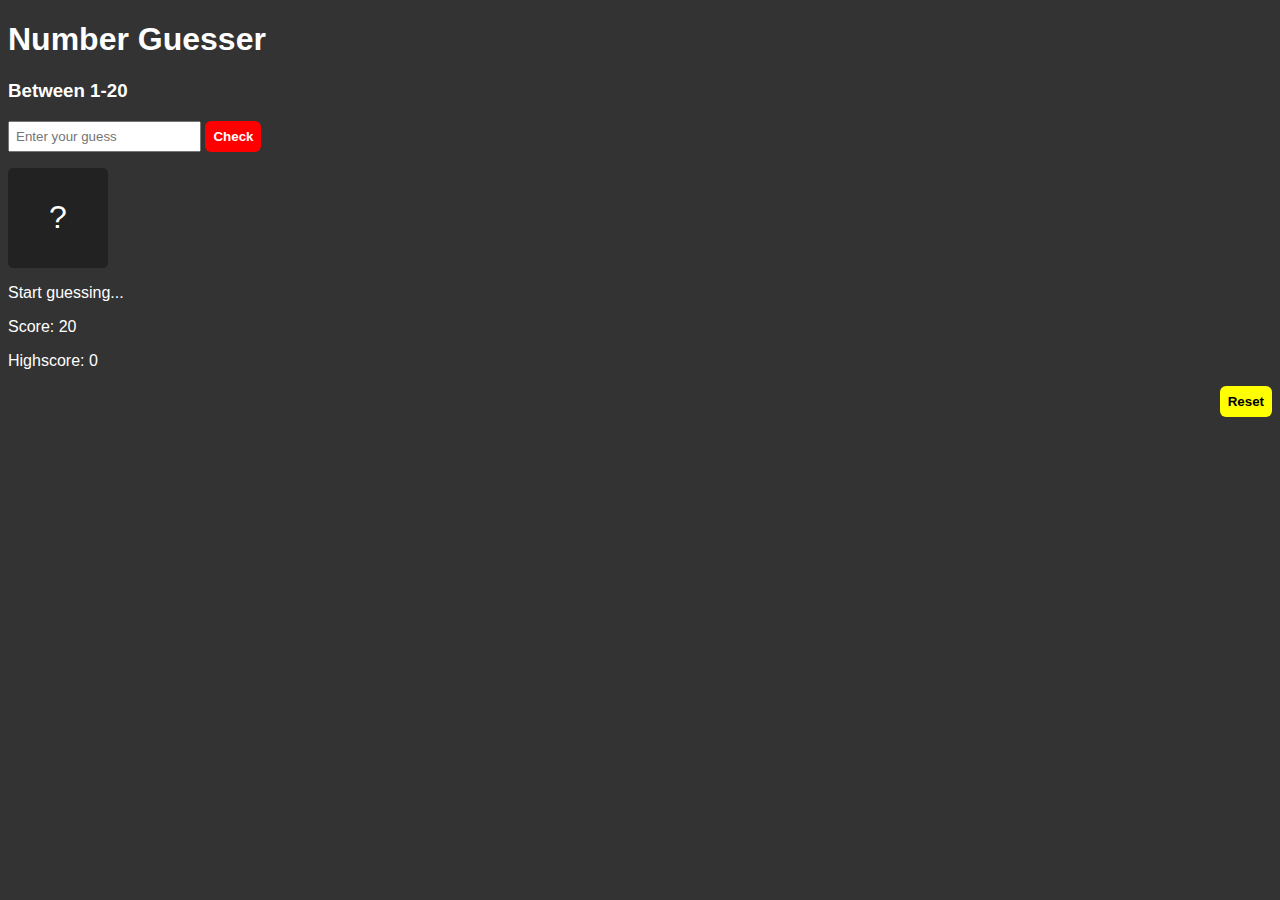
<file: 5. Number-Guesser/index.html>
<!DOCTYPE html>
<html lang="en">
  <head>
    <meta charset="UTF-8" />
    <meta name="viewport" content="width=device-width, initial-scale=1.0" />
    <link rel="stylesheet" href="style.css" />
    <title>Number Guesser</title>
  </head>
  <body>
    <h1>Number Guesser</h1>
    <h3>Between 1-20</h3>
    <input
      type="number"
      class="js-guess-input"
      placeholder="Enter your guess"
    />
    <button class="js-check-btn">Check</button>
    <div class="secret-box">?</div>

    <p class="js-message">Start guessing...</p>
    <p>Score: <span class="score-value">20</span></p>
    <p>Highscore: <span class="high-score-value">0</span></p>
    <div class="reset-btn-div">
      <button class="js-reset-btn">Reset</button>
    </div>
    <script src="script.js"></script>
  </body>
</html>
</file>
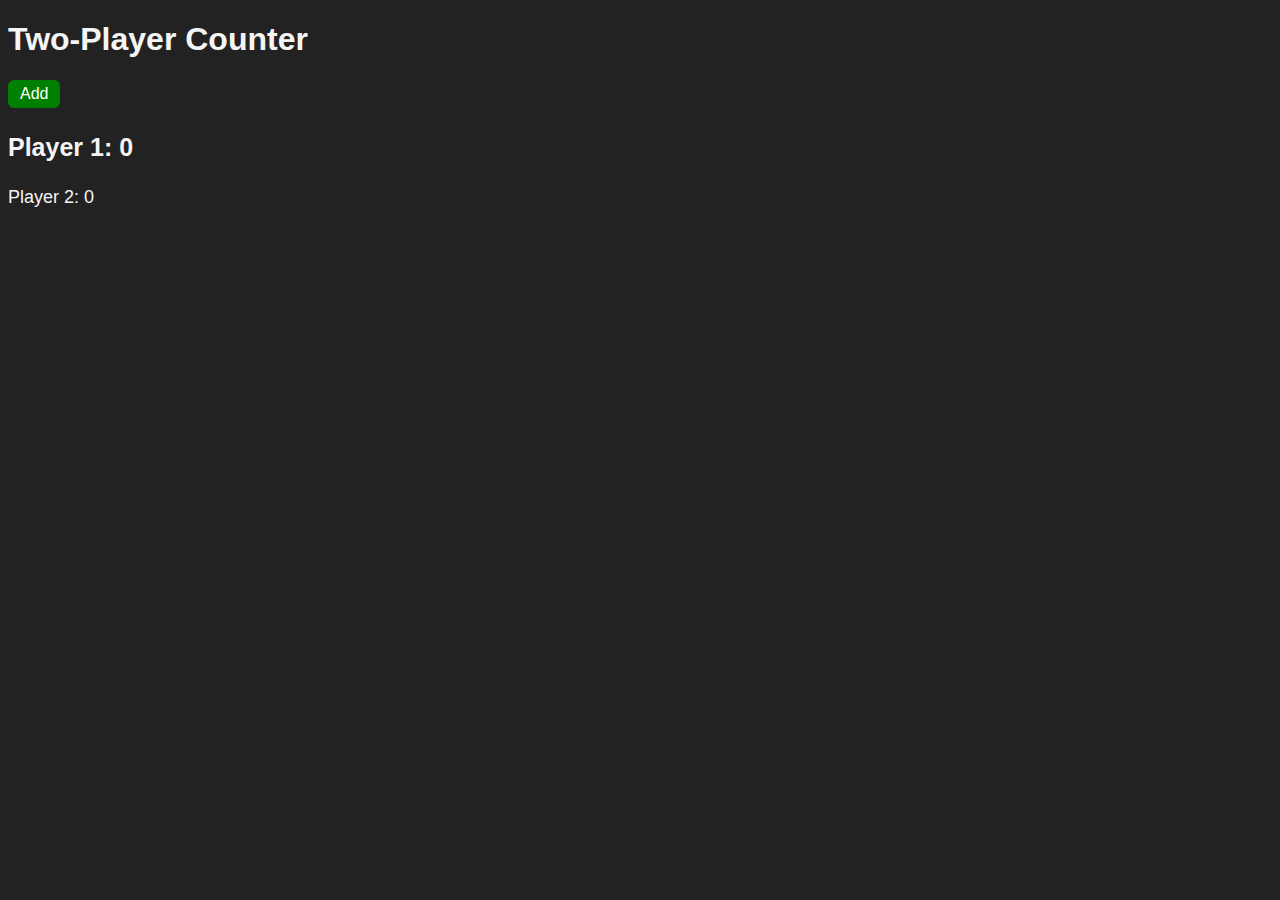
<file: 6. Two-Player Counter/index.html>
<!DOCTYPE html>
<html lang="en">
  <head>
    <meta charset="UTF-8" />
    <meta name="viewport" content="width=device-width, initial-scale=1.0" />
    <title>Two-Player Counter</title>
    <link rel="stylesheet" href="style.css" />
  </head>
  <body>
    <h1>Two-Player Counter</h1>
    <button class="js-add-btn">Add</button>
    <p class="player-0">Player 1: <span class="player-0-score">0</span></p>
    <p class="player-1">Player 2: <span class="player-1-score">0</span></p>
    <script src="script.js"></script>
  </body>
</html>
</file>
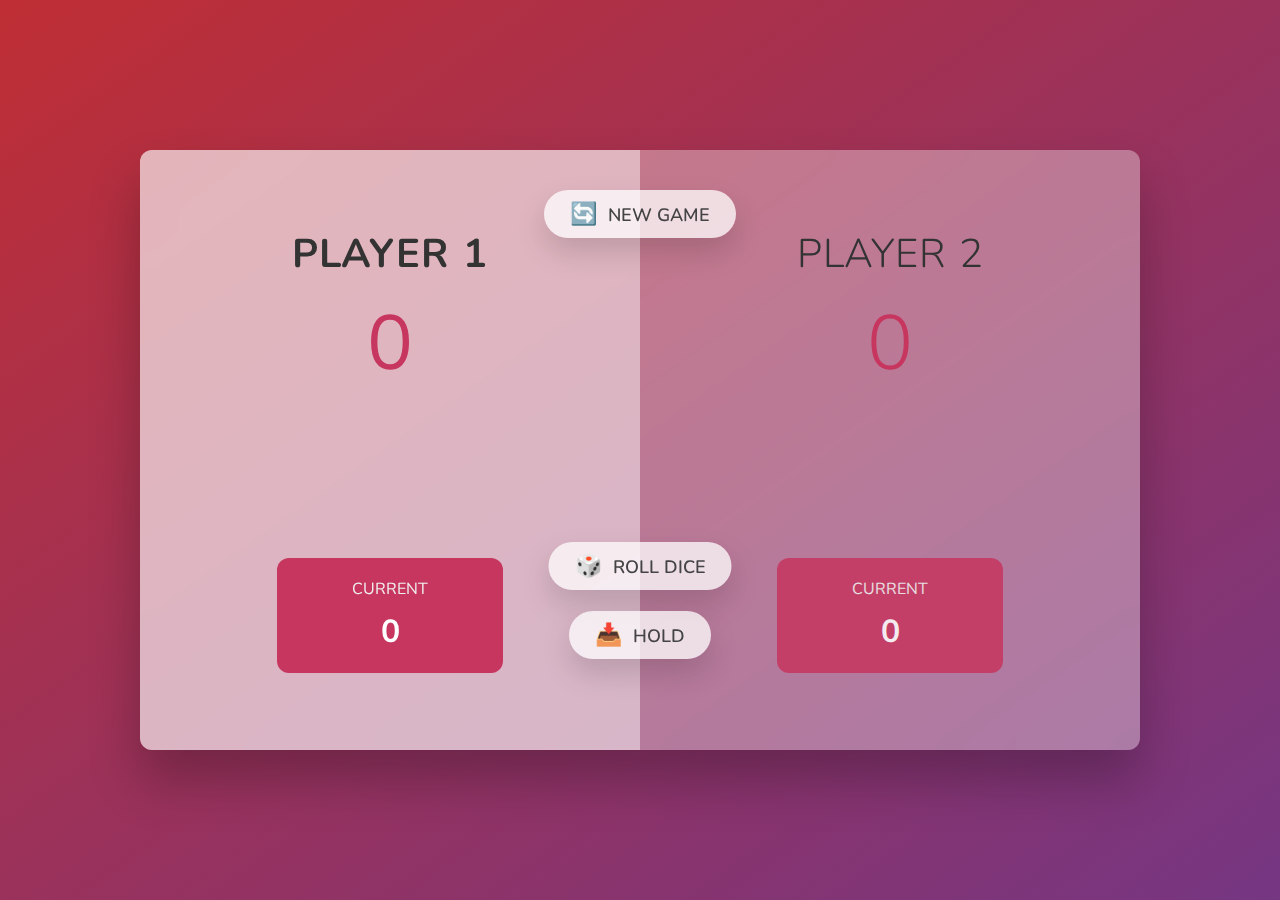
<file: 9. Pig-Game/index.html>
<!DOCTYPE html>
<html lang="en">
  <head>
    <meta charset="UTF-8" />
    <meta name="viewport" content="width=device-width, initial-scale=1" />
    <title>Pig Game</title>
    <link rel="stylesheet" href="style.css" />
    <!-- Optional Google Font -->
    <link rel="preconnect" href="https://fonts.googleapis.com" />
    <link rel="preconnect" href="https://fonts.gstatic.com" crossorigin />
    <link
      href="https://fonts.googleapis.com/css2?family=Nunito:wght@300;400;700&display=swap"
      rel="stylesheet"
    />
  </head>
  <body>
    <main>
      <!-- Player 1 -->
      <section
        class="player player--0 player--active"
        aria-label="Player 1 panel"
      >
        <h2 class="name" id="name--0">Player 1</h2>
        <p class="score" id="score--0">0</p>
        <div class="current">
          <p class="current-label">Current</p>
          <p class="current-score" id="current--0">0</p>
        </div>
      </section>

      <!-- Player 2 -->
      <section class="player player--1" aria-label="Player 2 panel">
        <h2 class="name" id="name--1">Player 2</h2>
        <p class="score" id="score--1">0</p>
        <div class="current">
          <p class="current-label">Current</p>
          <p class="current-score" id="current--1">0</p>
        </div>
      </section>

      <!-- Dice image -->
      <!-- Place dice-1.png ... dice-6.png in the same folder or adjust src in your JS -->
      <img src="./img/dice-1.png" alt="Dice" class="dice hidden" />

      <!-- Controls -->
      <button class="btn btn--new" aria-label="Start a new game">
        🔄 New game
      </button>
      <button class="btn btn--roll" aria-label="Roll the dice">
        🎲 Roll dice
      </button>
      <button class="btn btn--hold" aria-label="Hold current score">
        📥 Hold
      </button>
    </main>

    <!-- Your game logic -->
    <script src="script.js"></script>
  </body>
</html>
</file>
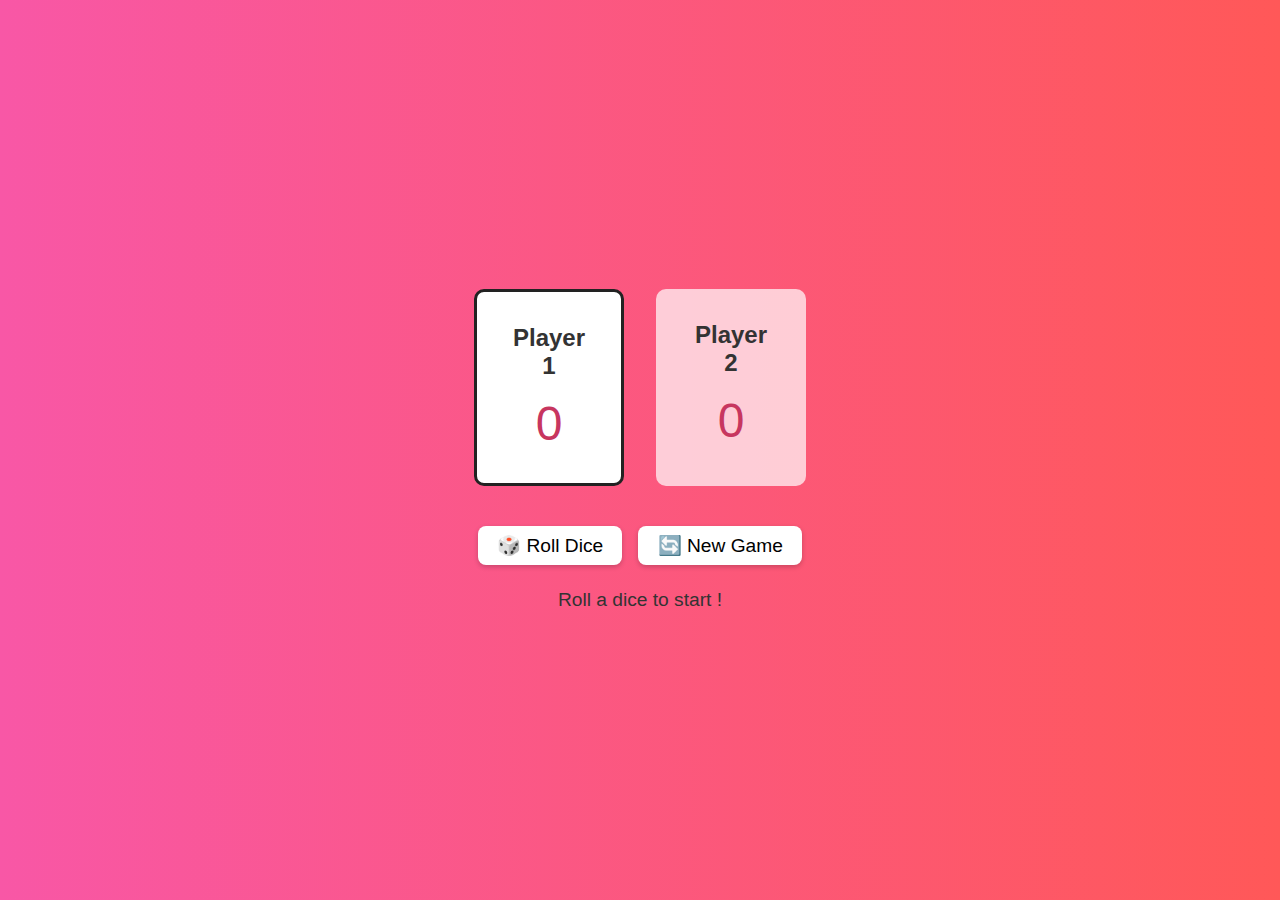
<file: misc/1. Two-Player-Dice-Roller/index.html>
<!DOCTYPE html>
<html lang="en">
  <head>
    <meta charset="UTF-8" />
    <meta name="viewport" content="width=device-width, initial-scale=1.0" />
    <title>Two Player Dice Roller</title>
    <link rel="stylesheet" href="style.css" />
  </head>
  <body>
    <main>
      <section class="player player-0 player-active">
        <h2>Player 1</h2>
        <p class="score player-0-score">0</p>
      </section>
      <section class="player player-1">
        <h2>Player 2</h2>
        <p class="score player-1-score">0</p>
      </section>
    </main>
    <div class="controls">
      <button class="btn js-roll-btn">🎲 Roll Dice</button
      ><button class="btn js-new-btn">🔄 New Game</button>
      <p class="dice-result">Roll a dice to start !</p>
    </div>
    <script src="script.js"></script>
  </body>
</html>
</file>
<file: 5. Number-Guesser/style.css>
body {
  font-family: Arial, Helvetica, sans-serif;
  background-color: #333;
  color: white;
}

.secret-box {
  background-color: #222;
  color: white;
  width: 100px;
  height: 100px;
  font-size: 32px;
  display: flex;
  justify-content: center;
  align-items: center;
  margin-top: 1rem;
  border-radius: 5px;
}

.reset-btn-div {
  display: flex;
  justify-content: end;
}

input {
  padding: 6px;
}

.js-check-btn,
.js-reset-btn {
  background-color: red;
  border: none;
  color: white;
  font-weight: bold;
  border-radius: 6px;
  padding: 8px;
  cursor: pointer;
}

.js-reset-btn {
  background-color: yellow;
  color: black;
}
</file>
<file: 6. Two-Player Counter/style.css>
body {
  font-family: Arial, Helvetica, sans-serif;
  background-color: #222;
  color: whitesmoke;
}

p {
  font-size: 18px;
}

button {
  padding: 5px 12px;
  border: none;
  background-color: green;
  color: white;
  font-size: 16px;
  border-radius: 6px;
  cursor: pointer;
}

.player-active {
  font-weight: bold;
  font-size: 25px;
}
</file>
<file: 9. Pig-Game/style.css>
/* Base */
* {
  box-sizing: border-box;
  margin: 0;
  padding: 0;
}

html {
  font-size: 62.5%;
}

/* 1rem = 10px */
body {
  font-family: 'Nunito', system-ui, -apple-system, Segoe UI, Roboto, Arial, sans-serif;
  font-weight: 400;
  min-height: 100vh;
  color: #333;
  background-image: linear-gradient(to top left, #753682 0%, #bf2e34 100%);
  display: flex;
  align-items: center;
  justify-content: center;
  padding: 2rem;
}

/* Layout */
main {
  position: relative;
  width: min(100rem, 95vw);
  height: 60rem;
  background-color: rgba(255, 255, 255, 0.35);
  backdrop-filter: blur(14px);
  box-shadow: 0 3rem 5rem rgba(0, 0, 0, 0.25);
  border-radius: 12px;
  overflow: hidden;
  display: grid;
  grid-template-columns: 1fr 1fr;
}

/* Player panel */
.player {
  padding: clamp(3rem, 6vw, 9rem);
  display: flex;
  flex-direction: column;
  align-items: center;
  transition: background-color 0.4s ease, opacity 0.3s ease;
}

.name {
  position: relative;
  font-size: clamp(2.6rem, 3.2vw, 4rem);
  text-transform: uppercase;
  letter-spacing: 1px;
  word-spacing: 2px;
  font-weight: 300;
  margin-bottom: 1rem;
}

.score {
  font-size: clamp(5rem, 6vw, 8rem);
  font-weight: 300;
  color: #c7365f;
  margin-bottom: auto;
}

.current {
  background-color: #c7365f;
  opacity: 0.85;
  border-radius: 12px;
  color: #fff;
  width: min(65%, 28rem);
  padding: 2rem;
  text-align: center;
  transition: opacity 0.3s ease;
}

.current-label {
  text-transform: uppercase;
  margin-bottom: 1rem;
  font-size: 1.6rem;
  color: #f0f0f0;
}

.current-score {
  font-size: 3.2rem;
  font-weight: 700;
}

/* Active / Winner states */
.player--active {
  background-color: rgba(255, 255, 255, 0.45);
}

.player--active .name {
  font-weight: 700;
}

.player--active .score {
  font-weight: 400;
}

.player--active .current {
  opacity: 1;
}

.player--winner {
  background-color: #2f2f2f !important;
}

.player--winner .name {
  color: #c7365f;
  font-weight: 700;
}

.player--winner .score {
  color: #ffd166;
  font-weight: 700;
}

/* Dice + Buttons */
.dice {
  position: absolute;
  left: 50%;
  top: 16.5rem;
  transform: translateX(-50%);
  height: 10rem;
  width: auto;
  border-radius: 10px;
  box-shadow: 0 2rem 5rem rgba(0, 0, 0, 0.25);
  background: rgba(255, 255, 255, 0.65);
}

.btn {
  position: absolute;
  left: 50%;
  transform: translateX(-50%);
  color: #444;
  background: rgba(255, 255, 255, 0.75);
  border: none;
  font-family: inherit;
  font-size: 1.8rem;
  text-transform: uppercase;
  cursor: pointer;
  font-weight: 600;
  transition: all 0.2s ease;
  padding: 0.9rem 2.6rem;
  border-radius: 50rem;
  box-shadow: 0 1.4rem 3rem rgba(0, 0, 0, 0.15);
  user-select: none;
}

.btn::first-letter {
  font-size: 2.2rem;
  display: inline-block;
  margin-right: 0.6rem;
}

.btn--new {
  top: 4rem;
}

.btn--roll {
  top: 39.2rem;
}

.btn--hold {
  top: 46.1rem;
}

.btn:hover {
  transform: translate(-50%, -1px);
  box-shadow: 0 1.8rem 3.5rem rgba(0, 0, 0, 0.18);
}

.btn:active {
  transform: translate(-50%, 1px);
  box-shadow: 0 1rem 2rem rgba(0, 0, 0, 0.15);
}

.btn:focus {
  outline: none;
  box-shadow: 0 0 0 3px rgba(199, 54, 95, 0.3);
}

/* Utils */
.hidden {
  display: none !important;
}

/* Responsive tweaks */
@media (max-width: 700px) {
  main {
    height: auto;
    grid-template-columns: 1fr;
  }

  .btn--roll {
    top: auto;
    bottom: 9.6rem;
  }

  .btn--hold {
    top: auto;
    bottom: 3.6rem;
  }

  .dice {
    top: 12rem;
  }
}
</file>
<file: misc/1. Two-Player-Dice-Roller/style.css>
* {
  margin: 0;
  padding: 0;
  box-sizing: border-box;
}

body {
  font-family: Arial, sans-serif;
  background: linear-gradient(to right, #f857a6, #ff5858);
  color: #333;
  height: 100vh;
  display: flex;
  flex-direction: column;
  justify-content: center;
  align-items: center;
}

main {
  display: flex;
  gap: 2rem;
  margin-bottom: 2rem;
}

.player {
  background: rgba(255, 255, 255, 0.7);
  padding: 2rem;
  border-radius: 10px;
  text-align: center;
  width: 150px;
  transition: background 0.3s;
}

.player-active {
  background: #fff;
  border: 3px solid #222;
}

.score {
  font-size: 3rem;
  margin-top: 1rem;
  color: #c7365f;
}

.controls {
  text-align: center;
}

.btn {
  font-size: 1.2rem;
  padding: 0.5rem 1.2rem;
  margin: 0.5rem;
  border: none;
  border-radius: 8px;
  cursor: pointer;
  background: #fff;
  box-shadow: 0 2px 5px rgba(0, 0, 0, 0.2);
}

.btn:hover {
  background: #eee;
}

.dice-result {
  margin-top: 1rem;
  font-size: 1.2rem;
}

.player-winner {
  background: #2f2f2f;   /* dark background */
  color: #fff;           /* white text */
  border: 3px solid gold;
}

.player-winner h2 {
  color: gold;           /* make their name stand out */
}
</file>
